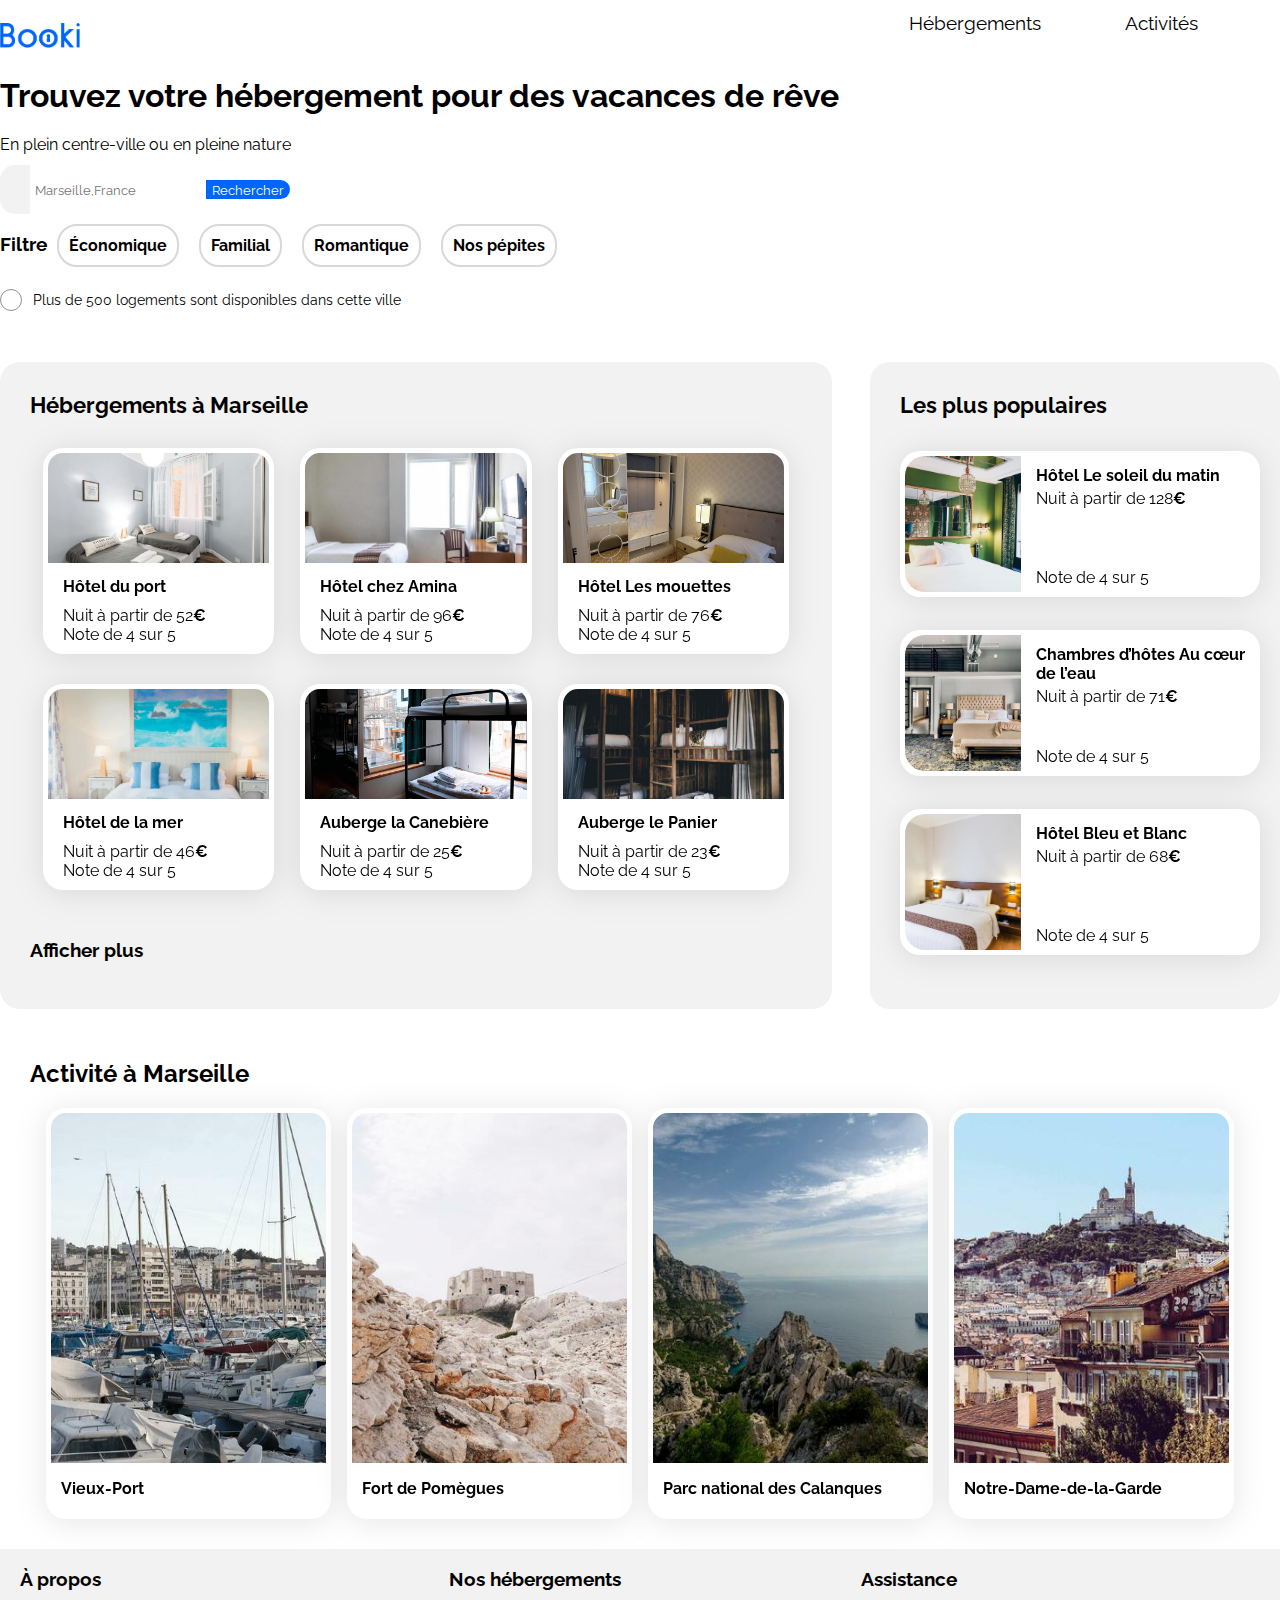
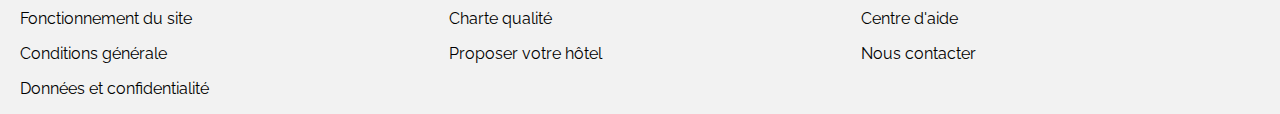
<file: index.html>
<!DOCTYPE html>
<html lang="fr">

<head>
    <meta charset="UTF-8">
    <meta name="viewport" content="width=device-width, initial-scale=1.0">
    <title>Booki</title>
    <link rel="preconnect" href="https://fonts.googleapis.com">
    <link rel="preconnect" href="https://fonts.gstatic.com" crossorigin>
    <link href="https://fonts.googleapis.com/css2?family=Raleway:wght@400;500;700&display=swap" rel="stylesheet">
    <link rel="stylesheet" href="https://cdnjs.cloudflare.com/ajax/libs/font-awesome/6.2.1/css/all.min.css"
        integrity="sha512-MV7K8+y+gLIBoVD59lQIYicR65iaqukzvf/nwasF0nqhPay5w/9lJmVM2hMDcnK1OnMGCdVK+iQrJ7lzPJQd1w=="
        crossorigin="anonymous" referrerpolicy="no-referrer">
    <link rel="stylesheet" href="style.css">
</head>

<body>
    <div class="main-container">
        <header>
            <div class="header-container">
                <div class="logo">
                <img class="image-booki" src="images/logo/Booki.png" alt="Image du logo Booki">
                </div>
            <nav>
                <div class="menu">
                    <p class="bouton-hebergement"><a href="#hebergement">Hébergements</a></p>
                    <p class="bouton-activites"><a href="#activites">Activités</a></p>
                </div>
            </nav>
            </div>
        </header>
        <main>
            <div class="titre-site">
            <h1>Trouvez votre hébergement pour des vacances de rêve</h1>
            <p>En plein centre-ville ou en pleine nature</p>
            </div>

            <form action="#" method="post">
                <div class="container-recherche">
                    <div class="bouton-location"><i class="fa-solid fa-location-dot"></i></div>
                    <input class="barre-recherche-ville" type="text" name="ville" placeholder=" Marseille,France">
                    <button class="bouton-rechercher">Rechercher</button>
                    <button class="bouton-rechercher-mobile"><i class="fa-solid fa-magnifying-glass"></i></button>
                </div>
            </form>

          <div class="container-filtre">
            <h3>Filtre</h3>
                <div class="filtre">
                    <div class="bouton-filtre"><a href="#economique"> <i class="fa-solid fa-money-bill-wave"></i>  Économique  </a></div>
                    <div class="bouton-filtre"><a href="#familial"> <i class="fa-solid fa-person"></i>  Familial  </a></div>
                    <div class="bouton-filtre"><a href="#romantique"> <i class="fa-solid fa-heart"></i>  Romantique  </a></div>
                    <div class="bouton-filtre"><a href="#nos-pepites"> <i class="fa-solid fa-fire"></i>  Nos pépites  </a></div>
                </div>
          </div>
          <div class="informations">
            <div class="informations__icone">
                <i class="fa-solid fa-info"></i>
            </div>
            <p>Plus de 500 logements sont disponibles dans cette ville</p>
        </div>

            <div id="hebergement"></div>
            <div class="hebergements-and-populaires">
                <section class="hebergements">
                    <h2 class="section-title">Hébergements à Marseille</h2>
                    <div class="hebergements-cards">
                        <a href="#">
                            <article class="card">
                                <img src="images/hebergements/fred-kleber.jpg" alt="Image de la chambre hôtel du port">
                                <div class="card-content">
                                    <div class="card-txt">
                                        <h3 class="card-title">Hôtel du port</h3>
                                        <p class="card-subtitle">Nuit à partir de 52<span class="euro">€</span></p>
                                    </div>
                                    <div class="card-rating">
                                        <i class="fa-xs fa-solid fa-star" aria-hidden="true"></i>
                                        <i class="fa-xs fa-solid fa-star" aria-hidden="true"></i>
                                        <i class="fa-xs fa-solid fa-star" aria-hidden="true"></i>
                                        <i class="fa-xs fa-solid fa-star" aria-hidden="true"></i>
                                        <i class="fa-xs fa-solid fa-star neutral-star" aria-hidden="true"></i>
                                        <span class="sr-only">Note de 4 sur 5</span>
                                    </div>
                                </div>
                            </article>
                        </a>
                        
                        <a href="#">
                            <article class="card">
                                <img src="images/hebergements/febrian-zakaria.jpg" alt="Image de la chambre d'hôtel chez amina">
                                <div class="card-content">
                                    <div class="card-txt">
                                        <h3 class="card-title">Hôtel chez Amina</h3>
                                        <p class="card-subtitle">Nuit à partir de 96<span class="euro">€</span></p>
                                    </div>
                                    <div class="card-rating">
                                        <i class="fa-xs fa-solid fa-star" aria-hidden="true"></i>
                                        <i class="fa-xs fa-solid fa-star" aria-hidden="true"></i>
                                        <i class="fa-xs fa-solid fa-star" aria-hidden="true"></i>
                                        <i class="fa-xs fa-solid fa-star" aria-hidden="true"></i>
                                        <i class="fa-xs fa-solid fa-star neutral-star" aria-hidden="true"></i>
                                        <span class="sr-only">Note de 4 sur 5</span>
                                    </div>
                                </div>
                            </article>
                        </a>

                        <a href="#">
                            <article class="card">
                                <img src="images/hebergements/reisetopia.jpg" alt="Image de la chambre de l'hôtel les mouettes">
                                <div class="card-content">
                                    <div class="card-txt">
                                        <h3 class="card-title">Hôtel Les mouettes</h3>
                                        <p class="card-subtitle">Nuit à partir de 76<span class="euro">€</span></p>
                                    </div>
                                    <div class="card-rating">
                                        <i class="fa-xs fa-solid fa-star" aria-hidden="true"></i>
                                        <i class="fa-xs fa-solid fa-star" aria-hidden="true"></i>
                                        <i class="fa-xs fa-solid fa-star" aria-hidden="true"></i>
                                        <i class="fa-xs fa-solid fa-star" aria-hidden="true"></i>
                                        <i class="fa-xs fa-solid fa-star neutral-star" aria-hidden="true"></i>
                                        <span class="sr-only">Note de 4 sur 5</span>
                                    </div>
                                </div>
                            </article>
                        </a>

                        <a href="#">
                            <article class="card">
                                <img src="images/hebergements/annie-spratt.jpg" alt="Image de la chambre de l'hôtel de la mer">
                                <div class="card-content">
                                    <div class="card-txt">
                                        <h3 class="card-title">Hôtel de la mer</h3>
                                        <p class="card-subtitle">Nuit à partir de 46<span class="euro">€</span></p>
                                    </div>
                                    <div class="card-rating">
                                        <i class="fa-xs fa-solid fa-star" aria-hidden="true"></i>
                                        <i class="fa-xs fa-solid fa-star" aria-hidden="true"></i>
                                        <i class="fa-xs fa-solid fa-star" aria-hidden="true"></i>
                                        <i class="fa-xs fa-solid fa-star" aria-hidden="true"></i>
                                        <i class="fa-xs fa-solid fa-star neutral-star" aria-hidden="true"></i>
                                        <span class="sr-only">Note de 4 sur 5</span>
                                    </div>
                                </div>
                            </article>
                        </a>

                        <a href="#">
                        <article class="card">
                            <img src="images/hebergements/marcus-loke.jpg" alt="Image de la chambre d'auberge Canebière">
                            <div class="card-content">
                                <div class="card-txt">
                                    <h3 class="card-title">Auberge la Canebière</h3>
                                    <p class="card-subtitle">Nuit à partir de 25<span class="euro">€</span></p>
                                </div>
                                <div class="card-rating">
                                    <i class="fa-xs fa-solid fa-star" aria-hidden="true"></i>
                                    <i class="fa-xs fa-solid fa-star" aria-hidden="true"></i>
                                    <i class="fa-xs fa-solid fa-star" aria-hidden="true"></i>
                                    <i class="fa-xs fa-solid fa-star" aria-hidden="true"></i>
                                    <i class="fa-xs fa-solid fa-star neutral-star" aria-hidden="true"></i>
                                    <span class="sr-only">Note de 4 sur 5</span>
                                </div>
                            </div>
                        </article>
                        </a>

                        <a href="#">
                        <article class="card">
                            <img src="images/hebergements/nicate-lee.jpg" alt="Image de la chambre Auberge le Panier ">
                            <div class="card-content">
                                <div class="card-txt">
                                    <h3 class="card-title">Auberge le Panier</h3>
                                    <p class="card-subtitle">Nuit à partir de 23<span class="euro">€</span></p>
                                </div>
                                <div class="card-rating">
                                    <i class="fa-xs fa-solid fa-star" aria-hidden="true"></i>
                                    <i class="fa-xs fa-solid fa-star" aria-hidden="true"></i>
                                    <i class="fa-xs fa-solid fa-star" aria-hidden="true"></i>
                                    <i class="fa-xs fa-solid fa-star" aria-hidden="true"></i>
                                    <i class="fa-xs fa-solid fa-star neutral-star" aria-hidden="true"></i>
                                    <span class="sr-only">Note de 4 sur 5</span>
                                </div>
                            </div>
                        </article>
                        </a>
                        </div>
                    <div class="bouton-afficher-plus"><h3>Afficher plus</h3></div>

                </section>
                <section class="populaires">
                <div class="populaires-mobile">
                    <div class="populaires-title">
                        <h2 class="section-title">Les plus populaires</h2>
                        <i class="fa-solid fa-chart-line" aria-hidden="true"></i>
                    </div>
                    <div class="populaires-cards">
                        <a href="#">
                            <article class="card">
                                <img src="images/hebergements/emile-guillemot.jpg" alt="Image de la chambre d'hôtel montrant un lit">
                                <div class="card-content">
                                    <div class="card-txt">
                                        <h3 class="card-title">Hôtel Le soleil du matin</h3>
                                        <p class="card-subtitle">Nuit à partir de 128<span class="euro">€</span></p>
                                    </div>
                                    <div class="card-rating">
                                        <i class="fa-xs fa-solid fa-star" aria-hidden="true"></i>
                                        <i class="fa-xs fa-solid fa-star" aria-hidden="true"></i>
                                        <i class="fa-xs fa-solid fa-star" aria-hidden="true"></i>
                                        <i class="fa-xs fa-solid fa-star" aria-hidden="true"></i>
                                        <i class="fa-xs fa-solid fa-star neutral-star" aria-hidden="true"></i>
                                        <span class="sr-only">Note de 4 sur 5</span>
                                    </div>
                                </div>
                            </article>
                        </a>
                        <a href="#">
                            <article class="card">
                                <img src="images/hebergements/aw-creative.jpg" alt="Image de la chambre d'hôtel montrant un lit">
                                <div class="card-content">
                                    <div class="card-txt">
                                        <h3 class="card-title">Chambres d’hôtes Au cœur de l’eau</h3>
                                        <p class="card-subtitle">Nuit à partir de 71<span class="euro">€</span></p>
                                    </div>
                                    <div class="card-rating">
                                        <i class="fa-xs fa-solid fa-star" aria-hidden="true"></i>
                                        <i class="fa-xs fa-solid fa-star" aria-hidden="true"></i>
                                        <i class="fa-xs fa-solid fa-star" aria-hidden="true"></i>
                                        <i class="fa-xs fa-solid fa-star" aria-hidden="true"></i>
                                        <i class="fa-xs fa-solid fa-star neutral-star" aria-hidden="true"></i>
                                        <span class="sr-only">Note de 4 sur 5</span>
                                    </div>
                                </div>
                            </article>
                        </a>
                        <a href="#">
                            <article class="card">
                                <img src="images/hebergements/febrian-zakaria2.jpg" alt="Image de la chambre d'hôtel montrant un lit">
                                <div class="card-content">
                                    <div class="card-txt">
                                        <h3 class="card-title">Hôtel Bleu et Blanc</h3>
                                        <p class="card-subtitle">Nuit à partir de 68<span class="euro">€</span></p>
                                    </div>
                                    <div class="card-rating">
                                        <i class="fa-xs fa-solid fa-star" aria-hidden="true"></i>
                                        <i class="fa-xs fa-solid fa-star" aria-hidden="true"></i>
                                        <i class="fa-xs fa-solid fa-star" aria-hidden="true"></i>
                                        <i class="fa-xs fa-solid fa-star" aria-hidden="true"></i>
                                        <i class="fa-xs fa-solid fa-star neutral-star" aria-hidden="true"></i>
                                        <span class="sr-only">Note de 4 sur 5</span>
                                    </div>
                                </div>
                            </article>
                        </a>
                    </div>
                </div>
                </section>
            </div>

            <div id="activites"></div>
            <section class="activites-marseille">
                <h2>Activité à Marseille</h2>
                <div class="activites-cards">
                    <a href="#">
                        <article class="card">
                            <img src="images/activites/reno-laithienne.jpg" alt="Image du vieux port de marseille">
                            <div class="card-content">
                                <div class="card-txt">
                                    <h3 class="card-title">Vieux-Port</h3>
                                </div>
                            </div>
                        </article>
                    </a>
                    <a href="#">
                        <article class="card">
                            <img src="images/activites/paul-hermann.jpg" alt="Image du fort de Pomègues">
                            <div class="card-content">
                                <div class="card-txt">
                                    <h3 class="card-title">Fort de Pomègues</h3>
                                </div>
                            </div>
                        </article>
                    </a>
                    <a href="#">
                        <article class="card">
                            <img src="images/activites/kilyan-sockalingum.jpg" alt="Image du parc national des Calanques">
                            <div class="card-content">
                                <div class="card-txt">
                                    <h3 class="card-title">Parc national des Calanques</h3>
                                </div>
                            </div>
                        </article>
                    </a>
                    <a href="#">
                        <article class="card">
                            <img src="images/activites/florian-wehde.jpg" alt="Image de Notre-dame-de-la-garde">
                            <div class="card-content">
                                <div class="card-txt">
                                    <h3 class="card-title">Notre-Dame-de-la-Garde</h3>
                                </div>
                            </div>
                        </article>
                    </a>
                </div>
            </section>
        </main>
        <footer>
            <div class="container-footer">
                <div class="footer-content">
                    <h3 class="footer-title">À propos</h3>
                        <div class="footer-elements">
                        <p>Fonctionnement du site</p>
                        <p>Conditions générale</p>
                        <p>Données et confidentialité</p>
                        </div>
                </div>
                <div class="footer-content">
                    <h3 class="footer-title">Nos hébergements</h3>
                        <div class="footer-elements">
                        <p>Charte qualité</p>
                        <p>Proposer votre hôtel</p>
                        </div>
                </div>
                <div class="footer-content">
                    <h3 class="footer-title">Assistance</h3>
                        <div class="footer-elements">
                        <p>Centre d'aide</p>
                        <p>Nous contacter</p>
                        </div>
                </div>
            </div>
        </footer>
    </div>
</body>

</html>
</file>
<file: style.css>
/****** General ***********/
* {
    font-family: 'Raleway', sans-serif;
}

body {
    display: flex;
    justify-content: center;
    align-items: center;
    margin: auto;
    max-width: 1440px;
}

:root {
    --main-color: #0065FC;
    --main-bg-color: #F2F2F2;
    --filter-bg-color: #DEEBFF;
}

/*---section header---*/

.image-booki{
    padding-top: 20px ;
    width: 80px ;
    height: auto ;
}

.header-container{

    display: flex;
    justify-content: space-between;
    align-items: center;
}

.menu {
display: flex;
flex-direction: row;
margin-right: 40px;
}

.menu p{
    font-size: 1.2em;
}

.bouton-hebergement{
    display: flex;
    justify-content: center;
    border: transparent solid 2px;
    padding: 10px 40px 0 40px;
    margin-top: 0;
}
.bouton-hebergement:hover{
    border-top: 2px solid #0065FC;
}
.bouton-hebergement:hover a{
    color: #0065FC;
}

.bouton-activites{
    display: flex;
    justify-content: center;
    border: transparent solid 2px;
    padding: 10px 40px 0 40px;
    margin-top: 0;
}
.bouton-activites:hover{
    border-top: 2px solid #0065FC;
    color:#0065FC;
}
.bouton-activites:hover a{
    color:var(--btnRechercherMenuIcones);
}

.menu :hover{
    color: #0065FC;
}

/*---section recherche---*/

.container-recherche{

    display: flex;
    justify-content: left;
    padding-top: 10px;
    
}

form{
    display:flex;

}


.fa-solid {
    color: var(--main-color);
}

.fa-location-dot {
    justify-content: center;
    height: 20px;
    padding: 15px;
    border-radius: 15px 0px 0px 15px;
    background-color: #F2F2F2 ;
    color: black !important

}


.barre-recherche-ville{
    border-style: none;
}


.bouton-rechercher{

    color: white;
    background-color: #0065FC;
    border: none;
    border-radius: 0px 15px 15px 0px;
}

.bouton-rechercher:hover{

    cursor: pointer;
}

.bouton-rechercher-mobile{
    display: none;
}

/*---section filtre---*/

.container-filtre{
    display: flex;
    flex-direction: row;
    font-weight: bold;
    padding-top: 15px;
}

.filtre{
    text-align: center;
    display: flex;
    flex-wrap: wrap;
}

.bouton-filtre{
    margin: 10px;
    padding: 10px;
    border: 2px #d8d8d8 solid;
    border-radius: 20px;
}

.bouton-filtre:hover{

    background-color: #deebff;
}

/*---section body---*/



.main-container {
    width: 100%;
    box-sizing: border-box;
}

a {
    color: inherit;
    text-decoration: none;
}

.section-title {
    margin: 0;
    font-size: 22px;
}

.card {
    background-color: white;
    border-radius: 20px;
    padding: 5px;
    filter: drop-shadow(0px 3px 15px rgba(0, 0, 0, 0.1));
    width: 100%;
}

.card img {
    object-fit: cover;
}

.card-title {
    font-size: 16px;
}

.euro {
    font-weight: 700;
}

.neutral-star {
    color: var(--main-bg-color)
}

.informations{
    display: flex;
    align-items: center;
    font-size: 1em;
    margin: 0 5px 39px 0;
}
.informations__icone{
    display: flex;
    width: 20px;
    height: 20px;
    border: 1px solid #928f8f;
    border-radius: 50%;
    margin: 0 11px 0 0;
}
.fa-info{
    margin: auto;
    font-size: 12px;
}

.informations p{
    font-size: 0.9em;
}
/****** Hebergements And Populaires ***********/
.hebergements-and-populaires {
    display: flex;
    justify-content: space-between;
}

.hebergements-and-populaires section {
    background-color: var(--main-bg-color);
    border-radius: 20px;
    padding: 30px;
    box-sizing: border-box;
}

/*---Hebergements---*/
.hebergements {
    width: 65%;
    display: flex;
    flex-direction: column;
    box-sizing: border-box;
}

.hebergements a{
    display: flex;
    flex-direction: row;
    flex-wrap: wrap;
    width: 30%;
    height: auto;
    padding-bottom: 30px;
}

.hebergements-cards{
    display: flex;
    flex-direction: row;
    flex-wrap: wrap;
    justify-content: space-around;
    height: 100% ; 
    margin-top: 30px;
}

.hebergements-cards .cards{
    display: flex;
    flex-direction: column;
    line-height: 15px;
}

.hebergements-cards img {
    height: 110px;
    width: 100%;
    border-top-left-radius: 15px;
    border-top-right-radius: 15px;
}

.hebergements-cards .card-content {
    width: 100%;
    padding-left: 15px;
    display: flex;
    flex-direction: column;
    justify-content: space-between;
    box-sizing: border-box;
}

.hebergements-cards .card-title {
    margin-top: 10px;
    margin-bottom: 10px;
}

.hebergements-cards .card-subtitle {
    margin: 0;
}

.hebergements-cards .card-rating {
    margin-bottom: 5px;
}

.bouton-afficher-plus{
    cursor: pointer;
}


/****** Populaires ***********/
.populaires {
    width: 32%;
    display: flex;
    flex-direction: column;
    box-sizing: border-box;
}

.populaires-title {
    display: flex;
    justify-content: space-between;
    align-items: center;
}


.populaires-cards .card {
    display: flex;
    margin-top: 33px;
}

.populaires-cards img {
    width: 33%;
    height: 136px;
    border-top-left-radius: 20px;
    border-bottom-left-radius: 20px;
}

.populaires-cards .card-content {
    width: 67%;
    padding-left: 15px;
    display: flex;
    flex-direction: column;
    justify-content: space-between;
    box-sizing: border-box;
}

.populaires-cards .card-title {
    margin-top: 10px;
    margin-bottom: 4px;
}

.populaires-cards .card-subtitle {
    margin: 0;
}

.populaires-cards .card-rating {
    margin-bottom: 5px;
}

/*---section activités à Marseille---*/


.activites-marseille{

    display: flex;
    flex-direction: column;
    margin: 30px;
}

.activites-cards{
    display: flex ;
    flex-direction: row;
    justify-content: space-evenly;

}

.activites-cards .card{

    display: flex;
    flex-direction: column;
    width: 275px;
}



.activites-cards img {
    
    width: 100%;
    height: 350px;
    border-top-left-radius: 15px;
    border-top-right-radius: 15px;
}

.activites-cards .card-title{

    padding-left:10px;
}

/*--footer--*/

.container-footer{

    display: flex;
    flex-direction: row;
    flex-wrap: wrap;
    padding-left: 20px;
    background-color: #F2F2F2;
}

.footer-content{

    height: 30%;
    padding-right: 240px;

}

.footer-elements :hover {

    cursor: pointer;

}

/* Le code ci-dessous correspond à la version responsive uniquement */

/****** Media queries ***********/
/* Medium devices (tablets, less/equal than 1024px) */
@media (max-width: 1024px) {

    body {
        display: flex;
        justify-content: center;
        margin: auto 20px;
        max-width: 1024px;
    }
    
    :root {
        --main-color: #0065FC;
        --main-bg-color: #F2F2F2;
        --filter-bg-color: #DEEBFF;
    }
    
    /*---section header tablets---*/
    
    .image-booki{
        padding-top: 20px ;
        width: 50px ;
        height: auto ;
    }
    
    .header-container{
    
        display: flex;
        justify-content: space-between;
        align-items: center;
    }
    
    .menu {
    display: flex;
    flex-direction: row;
    margin-right: 0;
    }

    .menu p{
        font-size: 0.8em;
    }
    
    .bouton-hebergement{
        display: flex;
        justify-content: center;
        padding: 10px 40px 0 40px;
    }

    .bouton-hebergement:hover{
        border-top: 2px solid #0065FC;
    }
    .bouton-hebergement:hover a{
        color: #0065FC;
    }
    
    .bouton-activites{
        display: flex;
        justify-content: center;
        border: transparent solid 2px;
        padding: 10px 40px 0 40px;
    }
    .bouton-activites:hover{
        border-top: 2px solid #0065FC;
        color:#0065FC;
    }
    .bouton-activites:hover a{
        color:var(--btnRechercherMenuIcones);
    }
    
    .menu :hover{
        color: #0065FC;
    }

    /*-- section titre version tablets --*/

    h1{
    font-size: 1.2em;
    }

    main p{
        font-size: 1em;
    }



    
    /*---section recherche tablets---*/
    
    .container-recherche{
    
        display: flex;
        justify-content: left;
        
    }
    
    form{
    
        display:flex;
        padding-top: 20px;
    }
    
    
    .fa-solid {
        color: var(--main-color);
    }
    
    .fa-location-dot {
        justify-content: center;
        height: 20px;
        padding: 15px;
        border-radius: 15px 0px 0px 15px;
        background-color: #F2F2F2 ;
        color: black !important
    
    }
    
    
    .barre-recherche-ville{
        border-style: none;
    }
    
    
    .bouton-rechercher{
    
        color: white;
        background-color: #0065FC;
        border: none;
        border-radius: 0px 15px 15px 0px;
    }
    
    .bouton-rechercher:hover{
    
        cursor: pointer;
    }

    .bouton-rechercher-mobile{
        display: none;
    }
    
    /*---section filtre tablets---*/
    
    .container-filtre{
        display: flex;
        flex-direction: column;
        font-weight: bold;
        padding-top: 10px;
    }
    
    .filtre{
        text-align: center;
        display: flex;
        flex-wrap: wrap;
    }
    
    .bouton-filtre{
        margin: 10px;
        padding: 10px;
        border: 2px #d8d8d8 solid;
        border-radius: 20px;
    }
    
    .bouton-filtre:hover{
    
        background-color: #deebff;
    }

    
    /*---section body tablets---*/
    
    
    
    .main-container {
        width: 100%;
        box-sizing: border-box;
    }
    
    a {
        color: inherit;
        text-decoration: none;
    }
    
    .section-title {
        margin: 0;
        font-size: 22px;
    }
    
    .card {
        background-color: white;
        border-radius: 20px;
        padding: 5px;
        filter: drop-shadow(0px 3px 15px rgba(0, 0, 0, 0.1));
        width: 100%;
    }
    
    .card img {
        object-fit: cover;

    }
    
    .card-title {
        font-size: 16px;
    }
    
    .euro {
        font-weight: 700;
    }
    
    .neutral-star {
        color: var(--main-bg-color)
    }
    
    .informations{
        display: flex;
        align-items: center;
        font-size: 1em;
        margin: 0 5px 10px 0;
    }
    .informations__icone{
        display: flex;
        width: 20px;
        height: 20px;
        border: 1px solid #928f8f;
        border-radius: 50%;
        margin: 0 11px 0 0;
    }
    .fa-info{
        margin: auto;
        font-size: 12px;
    }
    
    .informations p{
        font-size: 0.9em;
    }
    /****** Hebergements And Populaires version tablets ***********/
    .hebergements-and-populaires {
        display: flex;
        flex-direction: column;
        
    }
    .hebergements-and-populaires section {
        background-color: var(--main-bg-color);
        border-radius: 20px;
        padding: 30px;
        box-sizing: border-box;
    }
    
    /*---Hebergements version tablets---*/
    .hebergements {
        width: 100%;
        display: flex;
        flex-direction: column;
        box-sizing: border-box;
        padding-bottom: 50px;
    }
    
    .hebergements a{
        display: flex;
        flex-direction: row;
        flex-wrap: wrap;
        width: 30%;
        height: auto;
        padding-bottom: 30px;
    }
    
    .hebergements-cards{
        display: flex;
        flex-direction: row;
        flex-wrap: wrap;
        justify-content: space-around;
        height: 100% ; 
        margin-top: 30px;
    }
    
    .hebergements-cards .cards{
        display: flex;
        flex-direction: column;
        line-height: 15px;
    }
    
    .hebergements-cards img {
        height: 110px;
        width: 100%;
        border-top-left-radius: 15px;
        border-top-right-radius: 15px;
    }
    
    .hebergements-cards .card-content {
        width: 100%;
        padding-left: 15px;
        display: flex;
        flex-direction: column;
        justify-content: space-between;
        box-sizing: border-box;
    }
    
    .hebergements-cards .card-title {
        margin-top: 10px;
        margin-bottom: 10px;
    }
    
    .hebergements-cards .card-subtitle {
        margin: 0;
    }
    
    .hebergements-cards .card-rating {
        margin-bottom: 5px;
    }
    
    .bouton-afficher-plus{
        cursor: pointer;
    }
    
    
    /****** Populaires version tablets ***********/
    .populaires {
        width: 100%;
        display: flex;
        flex-direction: column;
        box-sizing: border-box;
        margin-top: 30px;
    }
   
    
    .populaires-title {
        display: flex;
        justify-content: space-between;
        align-items: center;
    }

    .populaires-cards{
        display: flex;
        flex-direction: row;
        justify-content: space-evenly;
        box-sizing: border-box;
    }
    
    
    .populaires-cards .card {
        display: flex;
        width: 210px;
        height: 110px;
        margin-top: 33px;
    }
    
    .populaires-cards img {
        width: 33%;
        height: 110px;
        border-top-left-radius: 20px;
        border-bottom-left-radius: 20px;
    }
    
    .populaires-cards .card-content {
        width: 100%;
        padding-left: 15px;
        display: flex;
        flex-direction: column;
        justify-content: space-between;
        box-sizing: border-box;
    }
    
    .populaires-cards .card-title {
        margin-top: 10px;
        margin-bottom: 4px;
        font-size: 0.9em;
    }
    
    .populaires-cards .card-subtitle {
        margin: 0;
    }
    
    .populaires-cards .card-rating {
        margin-bottom: 5px;
    }
    
    /*---section activités à Marseille version tablets---*/
    
    
    .activites-marseille{
    
        display: flex;
        flex-direction: column;
        margin: 30px;
    }
    
    .activites-cards{
        display: flex ;
        flex-direction: row;
        flex-wrap: wrap;
        justify-content: space-evenly;
    
    }
    
    .activites-cards .card{
    
        display: flex;
        flex-direction: column;
        width: 150px;
        height: 210px;
    }
    
    
    
    .activites-cards img {
        
        width: auto;
        height: 150px;
        border-top-left-radius: 15px;
        border-top-right-radius: 15px;
    }
    
    .activites-cards .card-title{
    
        padding-left:10px;
        font-size: 0.9em;
    }
       /*--footer version tablets--*/
    
       .container-footer{
    
        display: flex;
        flex-direction: row;
        flex-wrap: wrap;
        padding-left: 20px;
        background-color: #F2F2F2;
    }
    
    .footer-content{
    
        height: 30%;
        padding-right: 80px;
    
    }
    
    .footer-elements :hover {
    
        cursor: pointer;
    
    }

}
/* Small devices (phones, less than 768px) */
@media (max-width: 767.98px) {
    /* ... */

    body{
        max-width: 767px;
        background-color: #F2F2F2;
        margin: 0;
    }

    header, .main-container{
        background-color: white;
    }

    .header-container{
        display: flex;
        flex-direction: column;
    }
    
    .hebergements-and-populaires {
        flex-direction: column-reverse;
    }

/*-- section header mobile --*/

    .logo{
        display: flex;
        justify-content: center;
    }

    .image-booki{
        width:50% ;
    }

    .menu{
    display: flex;
    width: 100%;
    justify-content: center;
    border-bottom: #F2F2F2 solid 2px;
    }

    nav{
        display: flex;
        width: 100%;
    }

    .bouton-hebergement{
        display: flex;
        justify-content: center;
        width: 50%;
        border: transparent solid 2px;
        padding: 15px 40px 15px 40px;
        margin-bottom: 0 !important;
    }

    .bouton-hebergement a{
        font-size: 1.4em;
    }

    .bouton-hebergement:hover{
        border-top: 2px solid white;
        border-bottom: 2px solid #0065FC;
    }
    
    .bouton-activites{
        display: flex;
        justify-content: center;
        width: 50%;
        border: transparent solid 2px;
        padding: 15px 40px 15px 40px;
        margin-bottom: 0 !important;
    }

    .bouton-activites a{
        font-size: 1.4em;
    }

    .bouton-activites:hover{
        border-top: 2px solid white;
        border-bottom: 2px solid #0065FC;
        color:#0065FC;
    }
    


/*-- section titre mobile --*/

h1{
    font-size: 1.5em;
}

.titre-site{
    padding-left: 20px;
}


/*-- section recherche mobile --*/

    form{

    padding-top: 0;
    }


    .container-recherche{
        margin: 0 0 0 20px;
    }

    .barre-recherche-ville{
        width: 225px;
        border: solid 2px ;
        border-color: #F2F2F2;
        border-right: none;
    }

    .bouton-rechercher{
        display: none;
    }

    .bouton-rechercher-mobile {
        display: flex;
        align-items:center ;
        width: 50px;
        height: 50px;
        background-color: #0065FC;
        border: none;
        border-radius: 15px 15px 15px 15px; 
        box-shadow: 2px 2px 10px #928f8f;
    }

    .fa-magnifying-glass{
        color: white !important;
        width: 100%;
    }



/*-- section filtre mobile --*/

    .container-filtre{
        display: flex;
        flex-direction: column;
        padding-left: 20px;
    }

    .filtre{
        display: grid;
        grid-template-columns: 1fr 1fr;
        margin-right: 20px;

    }

    .bouton-filtre{
        width: 80%;
        height: 20px;
    }

    .bouton-filtre:hover{
    background-color: #deebff;
    
    }

    .informations{
        padding-left: 20px;
        font-size: 1em;
    }

    .informations p{
        padding-left: 0;
        font-size: 1em;
    }
    /*-- section populaire mobile --*/

    .populaires {
        width: 100%;
        display: flex;
        flex-direction: column;
        box-sizing: border-box;
        border-radius: 0 !important;
    }

    .populaires-cards {
        display: flex;
        flex-direction: column;
        padding-bottom: 30px;
    }


    .populaires-cards .card-title {
        font-size: 14px;
    }

    .populaires-cards .card-subtitle {
        font-size: 13px;
    }

    .populaires-cards .card-title{
        display: flex;
        flex-direction: column;
    }

    .populaires a{
        display: flex;
        box-sizing: border-box;
        width: 100%;
        border-top-left-radius: 15px;
        border-top-right-radius: 15px;
    }

    .populaires .card{
        display: flex;
        width: 100%;

    }

    .populaires img{
        box-sizing: border-box;
    }




/*-- section hébergement mobile--*/
 
    .hebergements {
        width: 100%;
        display: flex;
        flex-direction: column;
        background-color: white !important;
    }

    .hebergements-cards{

        display:flex ;
        flex-direction: column;
        align-items: center;
        width: 100%;
    }


    .hebergements a{
        height: auto;
        width: 100%;
        border-top-left-radius: 15px;
        border-top-right-radius: 15px;
    }

    .hebergements .card{
        width: 100%;
    }

    .hebergements-cards img {
        width: 100%;
        height: 120px;
        border-top-left-radius: 15px;
        border-top-right-radius: 15px;
    }

    .hebergements .card-txt{
        display: flex;
        flex-direction: column;
    }



/*-- section activité mobile --*/


.activites-marseille a{

    margin-top: 20px;
  }

  .activites-cards{
    display: flex;
    flex-direction: column;

  }

  .activites-cards img{

    width: 100%;
    height: 120px;
    border-top-left-radius: 15px;
    border-top-right-radius: 15px;

  }
  .activites-cards .card{
    
    display: flex;
    flex-direction: column;
    align-items: center;
    width: 100%;
    height: 160px;
}

/*-- footer mobile --*/
  .footer{
    display: flex;
    max-width: 370px;
  }

  .container-footer{
    display: flex;
    flex-direction: column;
  }

  .footer-content{
    display: flex;
    flex-direction: column ;
    width: 100%;
    padding-right: 0;
  }
}
</file>
